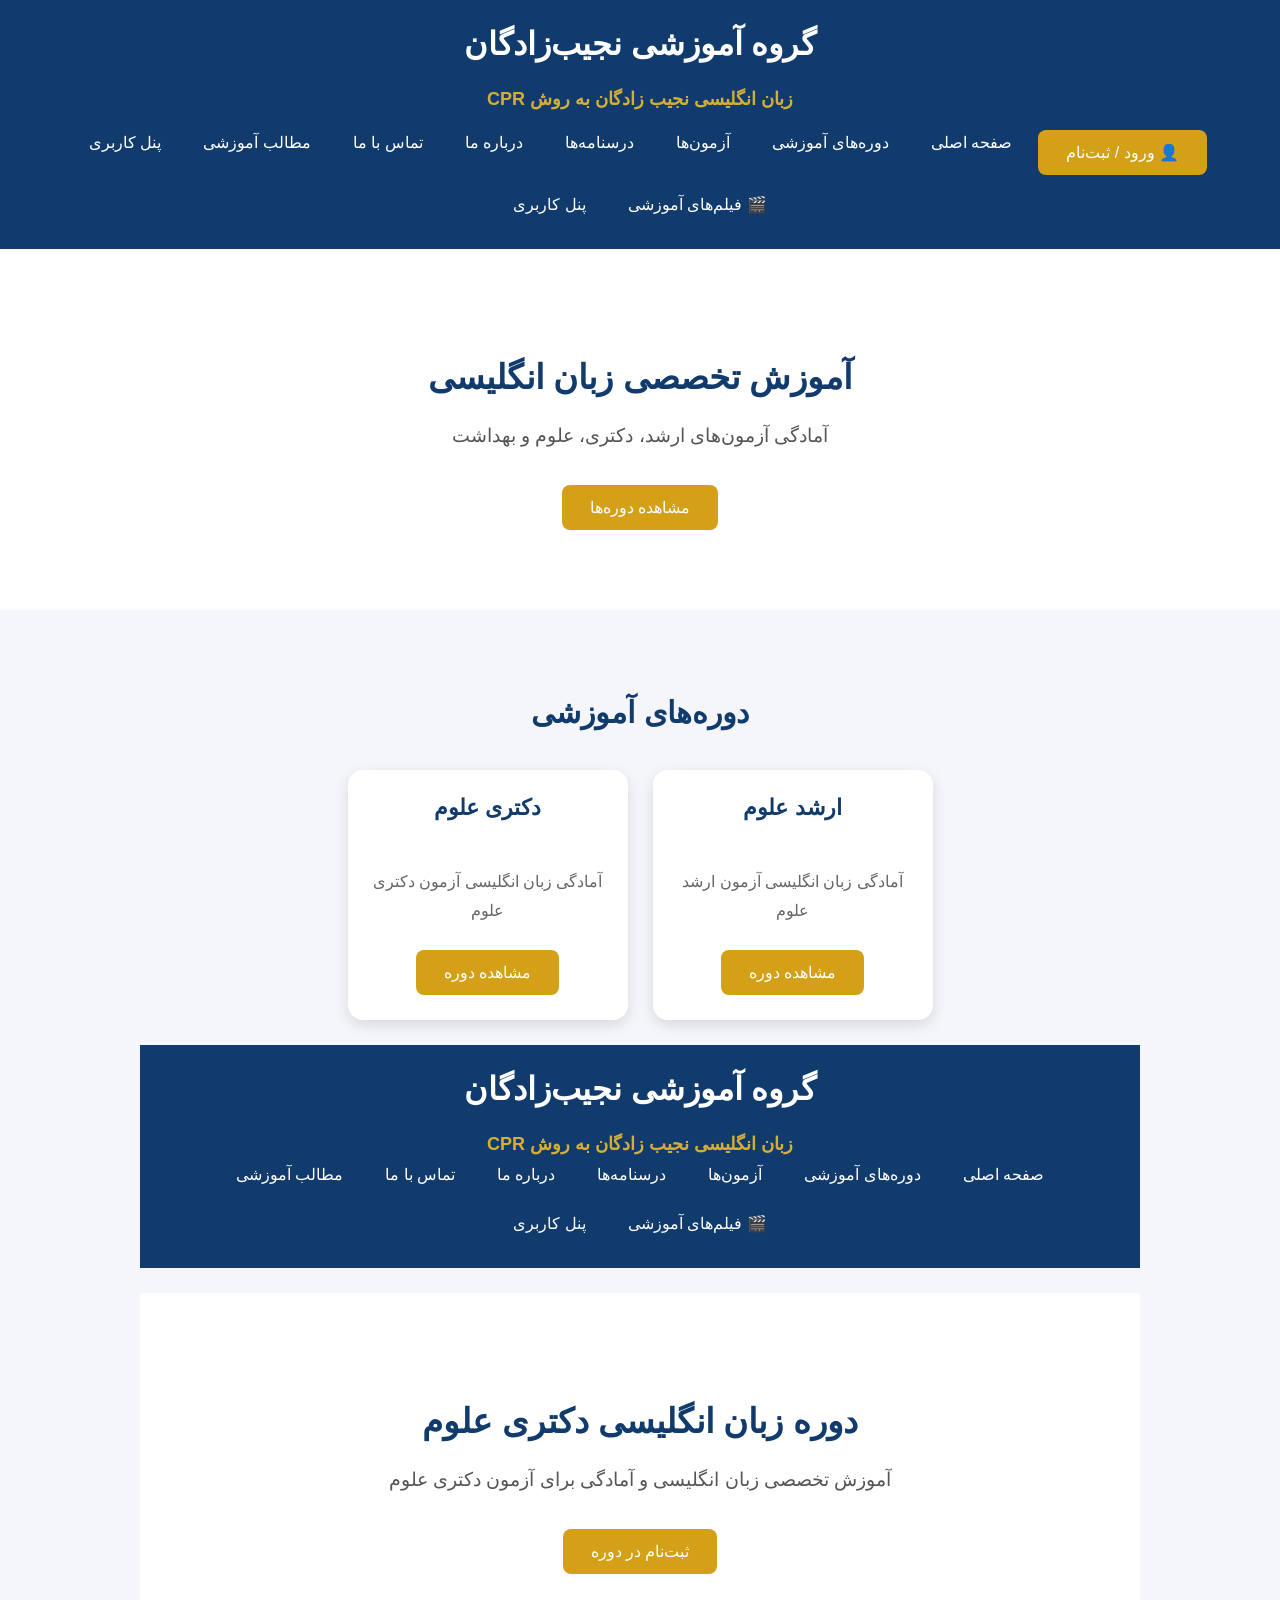
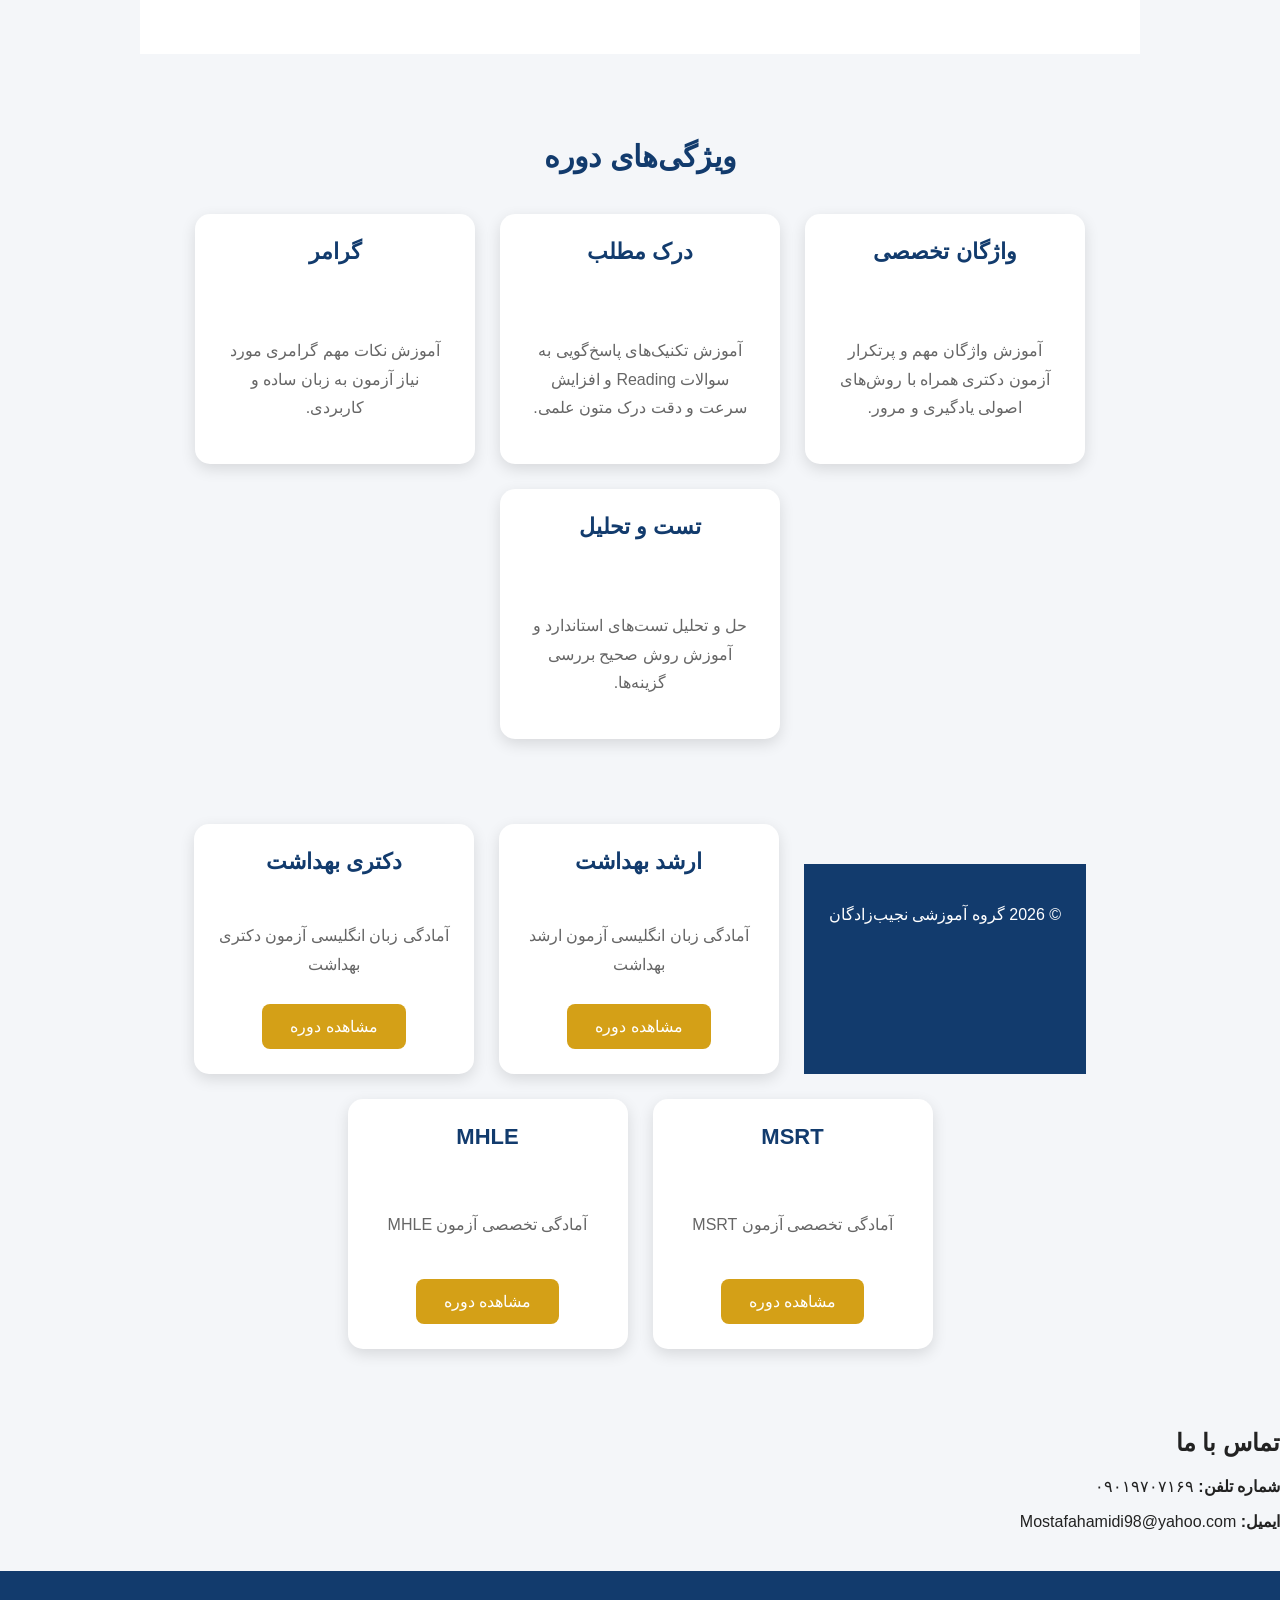
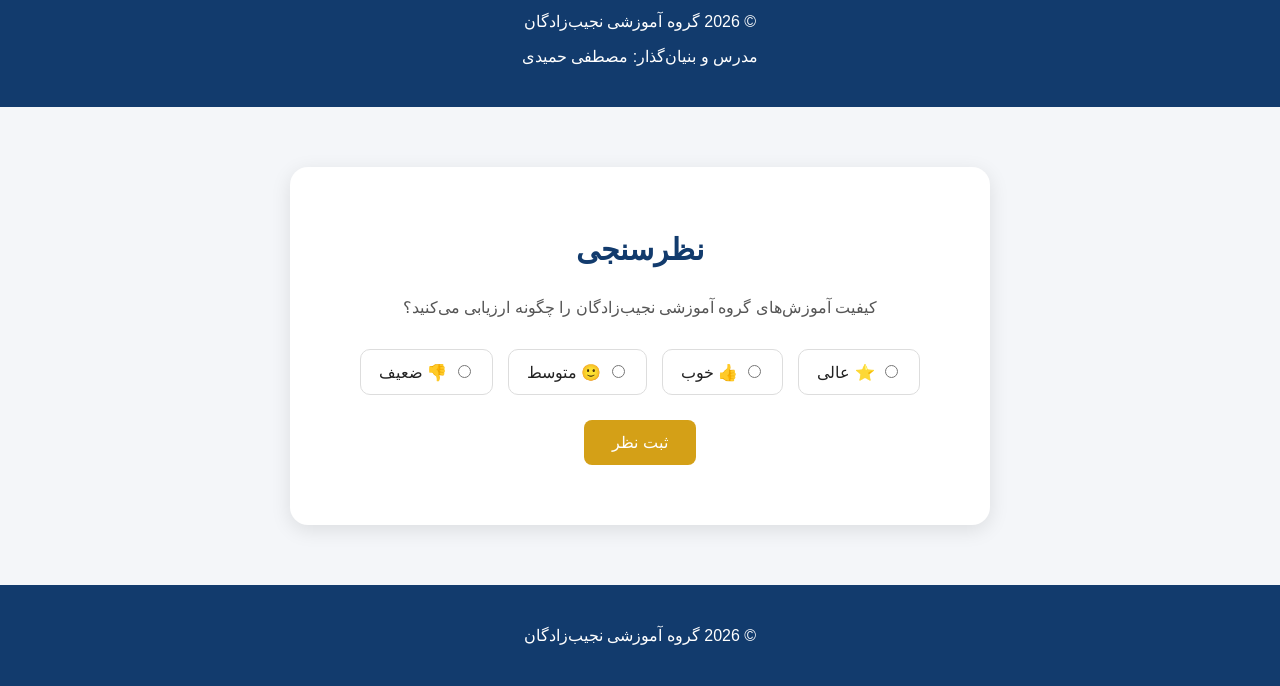
<file: index.html>
<!DOCTYPE html>
<html lang="fa" dir="rtl">

<head>
    <meta charset="UTF-8">
    <meta name="viewport" content="width=device-width, initial-scale=1.0">

    <title>گروه آموزشی نجیب‌زادگان</title>
<title>گروه آموزشی نجیب‌زادگان | آموزش زبان انگلیسی ارشد، دکتری، MSRT و MHLE</title>

<meta name="description" content="گروه آموزشی نجیب‌زادگان؛ آموزش تخصصی زبان انگلیسی برای آزمون‌های ارشد، دکتری، علوم و بهداشت، MSRT و MHLE همراه با درسنامه، واژگان، گرامر، Reading و تست‌های آزمونی.">

<meta name="keywords" content="گروه آموزشی نجیب زادگان, آموزش زبان انگلیسی, زبان ارشد, زبان دکتری, زبان علوم, زبان بهداشت, MSRT, MHLE, واژگان انگلیسی, گرامر انگلیسی, Reading">

<meta name="author" content="گروه آموزشی نجیب‌زادگان">

<meta name="robots" content="index, follow">

<link rel="canonical" href="https://nejibzadgan.ir/">

<link rel="stylesheet" href="style.css">
</head>
<div id="loginModal" class="login-modal">

    <div class="login-content">

        <span class="close-login" onclick="closeLogin()">×</span>

        <h2>ورود / ثبت‌نام</h2>

        <p>برای ورود به حساب کاربری خود اقدام کنید.</p>

        <button class="google-button" onclick="googleLogin()">
            ورود با Google
        </button>

        <div class="login-line">
            <span>یا</span>
        </div>

        <input type="email" id="userEmail" placeholder="ایمیل خود را وارد کنید">

        <input type="password" id="userPassword" placeholder="رمز عبور">

        <button onclick="normalLogin()">
            ورود به حساب
        </button>

        <p id="loginMessage"></p>

    </div>

</div>
<body>

    <header>
        <h1>گروه آموزشی نجیب‌زادگان</h1>
<div class="moving-text">
    زبان انگلیسی نجیب زادگان به روش CPR
</div>
        <nav>
            <div class="login-box">
    <button onclick="openLogin()">👤 ورود / ثبت‌نام</button>
</div>
            <a href="#">صفحه اصلی</a>
            <a href="#">دوره‌های آموزشی</a>
            <a href="#">آزمون‌ها</a>
            <a href="#">درسنامه‌ها</a>
            <a href="about.html">درباره ما</a>
           <a href="#contact">تماس با ما</a>
           <a href="lessons.html">مطالب آموزشی</a>
           <a href="profile.html">پنل کاربری</a>
           <a href="videos.html">🎬 فیلم‌های آموزشی</a>
           <a href="dashboard/dashboard.html">
    پنل کاربری
</a>
        </nav>
    </header>


    <main>

        <section class="hero">

            <h2>آموزش تخصصی زبان انگلیسی</h2>

            <p>
                آمادگی آزمون‌های ارشد، دکتری، علوم و بهداشت
            </p>

            <button>مشاهده دوره‌ها</button>

        </section>


        <section class="courses">

            <h2>دوره‌های آموزشی</h2>

            <div class="course-container">

             <div class="course">
    <h3>ارشد علوم</h3>

    <p>
        آمادگی زبان انگلیسی آزمون ارشد علوم
    </p>

    <a href="arshad-oloom.html">
        <button>مشاهده دوره</button>
    </a>
</div>

              <div class="course">
    <h3>دکتری علوم</h3>

    <p>
        آمادگی زبان انگلیسی آزمون دکتری علوم
    </p>

    <a href="doctoral-oloom.html">
        <button>مشاهده دوره</button>
    </a>
</div>

                

<header>

    <h1>گروه آموزشی نجیب‌زادگان</h1>
<div class="moving-text">
    زبان انگلیسی نجیب زادگان به روش CPR
</div>
    <nav>
        <a href="index.html">صفحه اصلی</a>
        <a href="#">دوره‌های آموزشی</a>
        <a href="#">آزمون‌ها</a>
        <a href="#">درسنامه‌ها</a>
        <a href="about.html">درباره ما</a>
        <a href="#contact">تماس با ما</a>
        <a href="lessons.html">مطالب آموزشی</a>
        <a href="videos.html">🎬 فیلم‌های آموزشی</a>
        <a href="dashboard/dashboard.html">
    پنل کاربری
</a>
    </nav>

</header>


<main>

    <section class="hero">

        <h2>دوره زبان انگلیسی دکتری علوم</h2>

        <p>
            آموزش تخصصی زبان انگلیسی و آمادگی برای آزمون دکتری علوم
        </p>

        <button>ثبت‌نام در دوره</button>

    </section>


    <section class="courses">

        <h2>ویژگی‌های دوره</h2>

        <div class="course-container">

            <div class="course">
                <h3>واژگان تخصصی</h3>
                <p>
                    آموزش واژگان مهم و پرتکرار آزمون دکتری همراه با روش‌های
                    اصولی یادگیری و مرور.
                </p>
            </div>


            <div class="course">
                <h3>درک مطلب</h3>
                <p>
                    آموزش تکنیک‌های پاسخ‌گویی به سوالات Reading و افزایش
                    سرعت و دقت درک متون علمی.
                </p>
            </div>


            <div class="course">
                <h3>گرامر</h3>
                <p>
                    آموزش نکات مهم گرامری مورد نیاز آزمون به زبان ساده
                    و کاربردی.
                </p>
            </div>


            <div class="course">
                <h3>تست و تحلیل</h3>
                <p>
                    حل و تحلیل تست‌های استاندارد و آموزش روش صحیح
                    بررسی گزینه‌ها.
                </p>
            </div>

        </div>

    </section>

</main>


<footer>

    <p>© 2026 گروه آموزشی نجیب‌زادگان</p>

</footer>


</body>
<div class="course">

    <h3>ارشد بهداشت</h3>

    <p>
        آمادگی زبان انگلیسی آزمون ارشد بهداشت
    </p>

    <a href="arshad-behdasht.html">
        <button>مشاهده دوره</button>
    </a>

</div>
</html>

              <div class="course">

    <h3>دکتری بهداشت</h3>

    <p>
        آمادگی زبان انگلیسی آزمون دکتری بهداشت
    </p>

    <a href="doctoral-behdasht.html">
        <button>مشاهده دوره</button>
    </a>

</div>

                <div class="course">

    <h3>MSRT</h3>

    <p>
        آمادگی تخصصی آزمون MSRT
    </p>

    <a href="msrt.html">
        <button>مشاهده دوره</button>
    </a>

</div>

               <div class="course">

    <h3>MHLE</h3>

    <p>
        آمادگی تخصصی آزمون MHLE
    </p>

    <a href="mhle.html">
        <button>مشاهده دوره</button>
    </a>

</div>

            </div>

        </section>
</section>

    <!-- تماس با ما -->
    <section class="contact-section" id="contact">
        <h2>تماس با ما</h2>

        <div class="contact-info">
            <p><strong>شماره تلفن:</strong> ۰۹۰۱۹۷۰۷۱۶۹</p>
            <p><strong>ایمیل:</strong> Mostafahamidi98@yahoo.com</p>
        </div>
    </section>

</main>

<footer>
    <p>© 2026 گروه آموزشی نجیب‌زادگان</p>
    <p>مدرس و بنیان‌گذار: مصطفی حمیدی</p>
</footer>

<script src="script.js"></script>
</body>
</html>
    </main>

<section class="survey">

    <h2>نظرسنجی</h2>

    <p>
        کیفیت آموزش‌های گروه آموزشی نجیب‌زادگان را چگونه ارزیابی می‌کنید؟
    </p>

    <div class="survey-options">

        <label>
            <input type="radio" name="survey" value="عالی">
            ⭐ عالی
        </label>

        <label>
            <input type="radio" name="survey" value="خوب">
            👍 خوب
        </label>

        <label>
            <input type="radio" name="survey" value="متوسط">
            🙂 متوسط
        </label>

        <label>
            <input type="radio" name="survey" value="ضعیف">
            👎 ضعیف
        </label>

    </div>

    <button onclick="submitSurvey()">
        ثبت نظر
    </button>

    <p id="surveyMessage"></p>

</section>
    <footer>
        <p>© 2026 گروه آموزشی نجیب‌زادگان</p>
    </footer>
    <script src="script.js"></script>

</body>

</html>
</file>
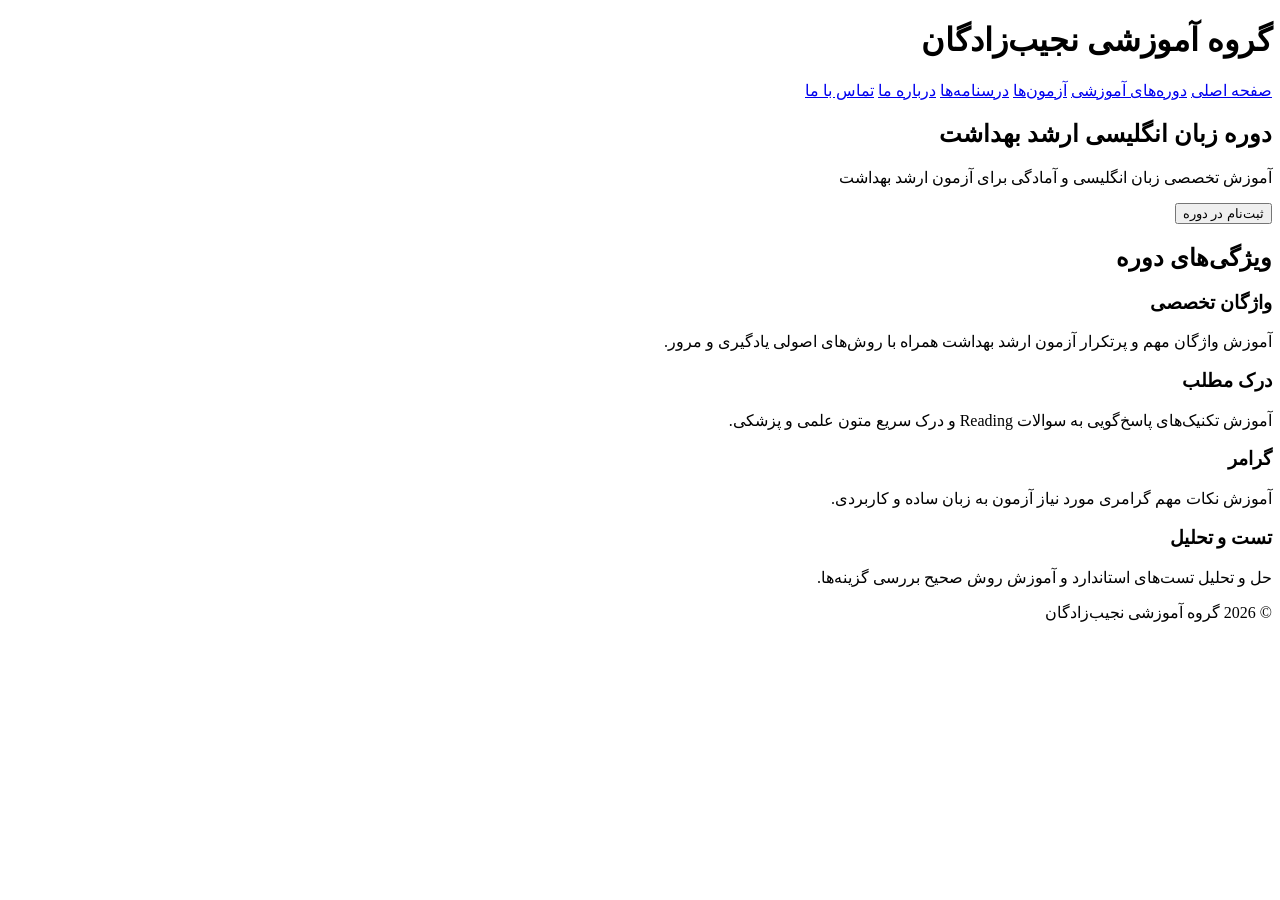
<file: arshad-behdasht.html>
<!DOCTYPE html>
<html lang="fa" dir="rtl">

<head>
    <meta charset="UTF-8">
    <meta name="viewport" content="width=device-width, initial-scale=1.0">

    <title>ارشد بهداشت | نجیب‌زادگان</title>

   <title>آموزش زبان انگلیسی ارشد بهداشت | گروه آموزشی نجیب‌زادگان</title>

<meta name="description" content="آموزش زبان انگلیسی ارشد بهداشت؛ واژگان تخصصی، گرامر، درک مطلب و تست و تحلیل آزمونی.">

<meta name="robots" content="index, follow">

<link rel="canonical" href="https://nejibzadgan.ir/arshad-behdasht.html">
</head>

<body>

<header>

    <h1>گروه آموزشی نجیب‌زادگان</h1>

    <nav>
        <a href="index.html">صفحه اصلی</a>
        <a href="#">دوره‌های آموزشی</a>
        <a href="#">آزمون‌ها</a>
        <a href="#">درسنامه‌ها</a>
        <a href="#">درباره ما</a>
        <a href="#">تماس با ما</a>
    </nav>

</header>


<main>

    <section class="hero">

        <h2>دوره زبان انگلیسی ارشد بهداشت</h2>

        <p>
            آموزش تخصصی زبان انگلیسی و آمادگی برای آزمون ارشد بهداشت
        </p>

        <button>ثبت‌نام در دوره</button>

    </section>


    <section class="courses">

        <h2>ویژگی‌های دوره</h2>

        <div class="course-container">

            <div class="course">
                <h3>واژگان تخصصی</h3>
                <p>
                    آموزش واژگان مهم و پرتکرار آزمون ارشد بهداشت
                    همراه با روش‌های اصولی یادگیری و مرور.
                </p>
            </div>


            <div class="course">
                <h3>درک مطلب</h3>
                <p>
                    آموزش تکنیک‌های پاسخ‌گویی به سوالات Reading
                    و درک سریع متون علمی و پزشکی.
                </p>
            </div>


            <div class="course">
                <h3>گرامر</h3>
                <p>
                    آموزش نکات مهم گرامری مورد نیاز آزمون
                    به زبان ساده و کاربردی.
                </p>
            </div>


            <div class="course">
                <h3>تست و تحلیل</h3>
                <p>
                    حل و تحلیل تست‌های استاندارد و آموزش
                    روش صحیح بررسی گزینه‌ها.
                </p>
            </div>

        </div>

    </section>

</main>


<footer>

    <p>© 2026 گروه آموزشی نجیب‌زادگان</p>

</footer>


</body>

</html>
</file>
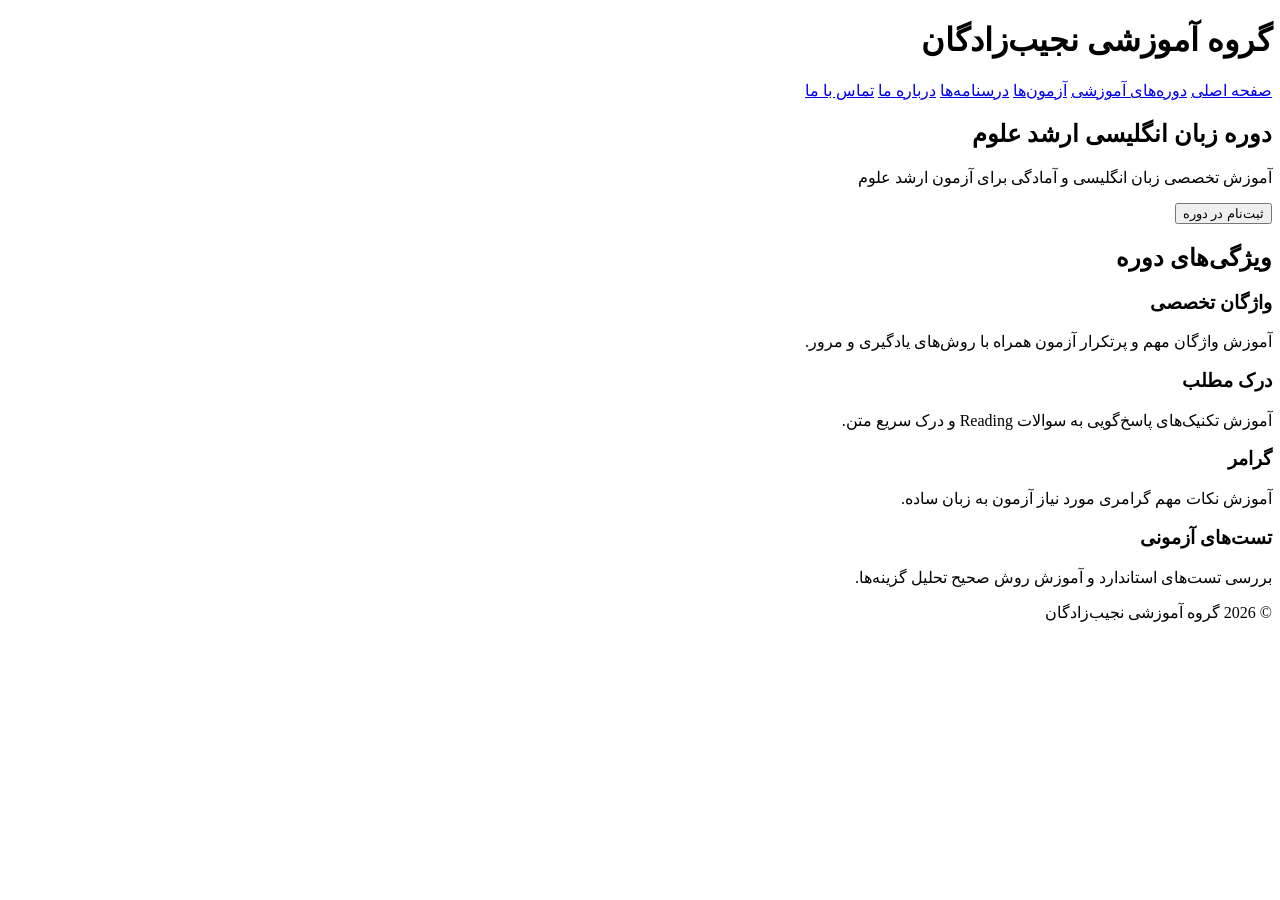
<file: arshad-oloom.html>
<!DOCTYPE html>
<html lang="fa" dir="rtl">

<head>
    <meta charset="UTF-8">
    <meta name="viewport" content="width=device-width, initial-scale=1.0">

    <title>ارشد علوم | نجیب‌زادگان</title>

    <title>آموزش زبان انگلیسی ارشد علوم | گروه آموزشی نجیب‌زادگان</title>

<meta name="description" content="آموزش زبان انگلیسی ارشد علوم در گروه آموزشی نجیب‌زادگان؛ واژگان تخصصی، گرامر، درک مطلب و تست‌های آزمونی.">

<meta name="robots" content="index, follow">

<link rel="canonical" href="https://nejibzadgan.ir/arshad-oloom.html">
</head>

<body>

<header>

    <h1>گروه آموزشی نجیب‌زادگان</h1>

    <nav>
        <a href="index.html">صفحه اصلی</a>
        <a href="#">دوره‌های آموزشی</a>
        <a href="#">آزمون‌ها</a>
        <a href="#">درسنامه‌ها</a>
        <a href="#">درباره ما</a>
        <a href="#">تماس با ما</a>
    </nav>

</header>


<main>

    <section class="hero">

        <h2>دوره زبان انگلیسی ارشد علوم</h2>

        <p>
            آموزش تخصصی زبان انگلیسی و آمادگی برای آزمون ارشد علوم
        </p>

        <button>ثبت‌نام در دوره</button>

    </section>


    <section class="courses">

        <h2>ویژگی‌های دوره</h2>

        <div class="course-container">

            <div class="course">
                <h3>واژگان تخصصی</h3>
                <p>
                    آموزش واژگان مهم و پرتکرار آزمون همراه با روش‌های یادگیری و مرور.
                </p>
            </div>

            <div class="course">
                <h3>درک مطلب</h3>
                <p>
                    آموزش تکنیک‌های پاسخ‌گویی به سوالات Reading و درک سریع متن.
                </p>
            </div>

            <div class="course">
                <h3>گرامر</h3>
                <p>
                    آموزش نکات مهم گرامری مورد نیاز آزمون به زبان ساده.
                </p>
            </div>

            <div class="course">
                <h3>تست‌های آزمونی</h3>
                <p>
                    بررسی تست‌های استاندارد و آموزش روش صحیح تحلیل گزینه‌ها.
                </p>
            </div>

        </div>

    </section>

</main>


<footer>

    <p>© 2026 گروه آموزشی نجیب‌زادگان</p>

</footer>


</body>

</html>
</file>
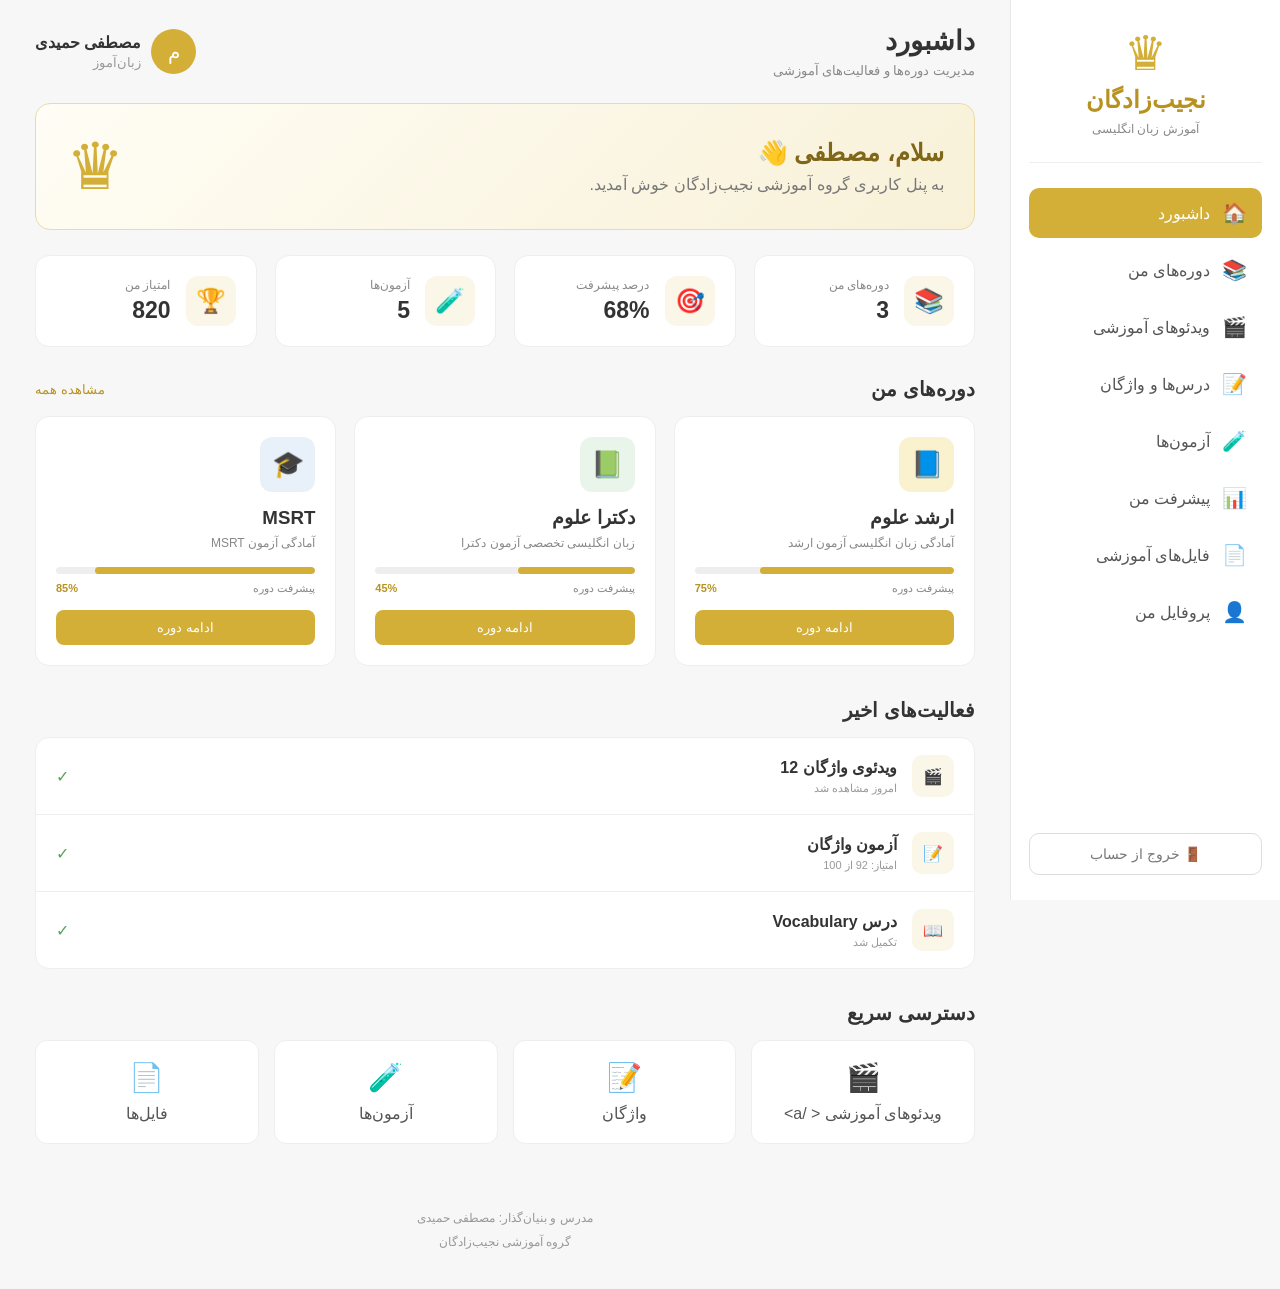
<file: dashboard.html>
<!DOCTYPE html> <html lang="fa" dir="rtl"> <head> <meta charset="UTF-8"> <meta name="viewport" content="width=device-width, initial-scale=1.0"> <title>پنل کاربری | Mayoenglish</title> <link rel="stylesheet" href="dashboard.css"> </head> <body> <div class="dashboard"> <!-- Sidebar --> <aside class="sidebar"> <div class="brand"> <div class="crown">♛</div> <h2>نجیب‌زادگان</h2> <span>آموزش زبان انگلیسی</span> </div> <nav> <a href="#" class="menu-item active"> <span>🏠</span> داشبورد </a> <a href="#" class="menu-item"> <span>📚</span> دوره‌های من </a> <a href="#" class="menu-item"> <span>🎬</span> ویدئوهای آموزشی </a> <a href="#" class="menu-item"> <span>📝</span> درس‌ها و واژگان </a> <a href="#" class="menu-item"> <span>🧪</span> آزمون‌ها </a> <a href="#" class="menu-item"> <span>📊</span> پیشرفت من </a> <a href="#" class="menu-item"> <span>📄</span> فایل‌های آموزشی </a> <a href="#" class="menu-item"> <span>👤</span> پروفایل من </a> </nav> <button class="logout" onclick="logout()"> 🚪 خروج از حساب </button> </aside> <!-- Main Content --> <main class="main"> <!-- Topbar --> <header class="topbar"> <button class="mobile-menu" onclick="toggleSidebar()"> ☰ </button> <div> <h1>داشبورد</h1> <p>مدیریت دوره‌ها و فعالیت‌های آموزشی</p> </div> <div class="user-box"> <div class="avatar">م</div> <div> <strong>مصطفی حمیدی</strong> <small>زبان‌آموز</small> </div> </div> </header> <!-- Welcome --> <section class="welcome"> <div> <h2>سلام، مصطفی 👋</h2> <p> به پنل کاربری گروه آموزشی نجیب‌زادگان خوش آمدید. </p> </div> <div class="welcome-crown"> ♛ </div> </section> <!-- Statistics --> <section class="statistics"> <div class="stat-card"> <div class="stat-icon">📚</div> <div> <span>دوره‌های من</span> <strong>3</strong> </div> </div> <div class="stat-card"> <div class="stat-icon">🎯</div> <div> <span>درصد پیشرفت</span> <strong>68%</strong> </div> </div> <div class="stat-card"> <div class="stat-icon">🧪</div> <div> <span>آزمون‌ها</span> <strong>5</strong> </div> </div> <div class="stat-card"> <div class="stat-icon">🏆</div> <div> <span>امتیاز من</span> <strong>820</strong> </div> </div> </section> <!-- Courses --> <section class="section"> <div class="section-title"> <h2>دوره‌های من</h2> <a href="#">مشاهده همه</a> </div> <div class="courses"> <div class="course-card"> <div class="course-icon">📘</div> <div class="course-info"> <h3>ارشد علوم</h3> <p>آمادگی زبان انگلیسی آزمون ارشد</p> <div class="progress"> <div style="width:75%"></div> </div> <div class="progress-text"> <span>پیشرفت دوره</span> <b>75%</b> </div> <button onclick="openCourse('ارشد علوم')"> ادامه دوره </button> </div> </div> <div class="course-card"> <div class="course-icon green">📗</div> <div class="course-info"> <h3>دکترا علوم</h3> <p>زبان انگلیسی تخصصی آزمون دکترا</p> <div class="progress"> <div style="width:45%"></div> </div> <div class="progress-text"> <span>پیشرفت دوره</span> <b>45%</b> </div> <button onclick="openCourse('دکترا علوم')"> ادامه دوره </button> </div> </div> <div class="course-card"> <div class="course-icon blue">🎓</div> <div class="course-info"> <h3>MSRT</h3> <p>آمادگی آزمون MSRT</p> <div class="progress"> <div style="width:85%"></div> </div> <div class="progress-text"> <span>پیشرفت دوره</span> <b>85%</b> </div> <button onclick="openCourse('MSRT')"> ادامه دوره </button> </div> </div> </div> </section> <!-- Recent Activities --> <section class="section"> <div class="section-title"> <h2>فعالیت‌های اخیر</h2> </div> <div class="activities"> <div class="activity"> <div class="activity-icon">🎬</div> <div> <strong>ویدئوی واژگان 12</strong> <p>امروز مشاهده شد</p> </div> <span>✓</span> </div> <div class="activity"> <div class="activity-icon">📝</div> <div> <strong>آزمون واژگان</strong> <p>امتیاز: 92 از 100</p> </div> <span>✓</span> </div> <div class="activity"> <div class="activity-icon">📖</div> <div> <strong>درس Vocabulary</strong> <p>تکمیل شد</p> </div> <span>✓</span> </div> </div> </section> <!-- Quick Access --> <section class="section"> <div class="section-title"> <h2>دسترسی سریع</h2> </div> <div class="quick-access"> <a href="#"> <span>🎬</span> ویدئوهای آموزشی <

/a> <a href="#"> <span>📝</span> واژگان </a> <a href="#"> <span>🧪</span> آزمون‌ها </a> <a href="#"> <span>📄</span> فایل‌ها </a> </div> </section> <footer> مدرس و بنیان‌گذار: مصطفی حمیدی <br> گروه آموزشی نجیب‌زادگان </footer> </main> </div> <script src="dashboard.js"></script> </body> </html>
<link rel="stylesheet" href="dashboard.css">
<script src="dashboard.js"></script>
</file>
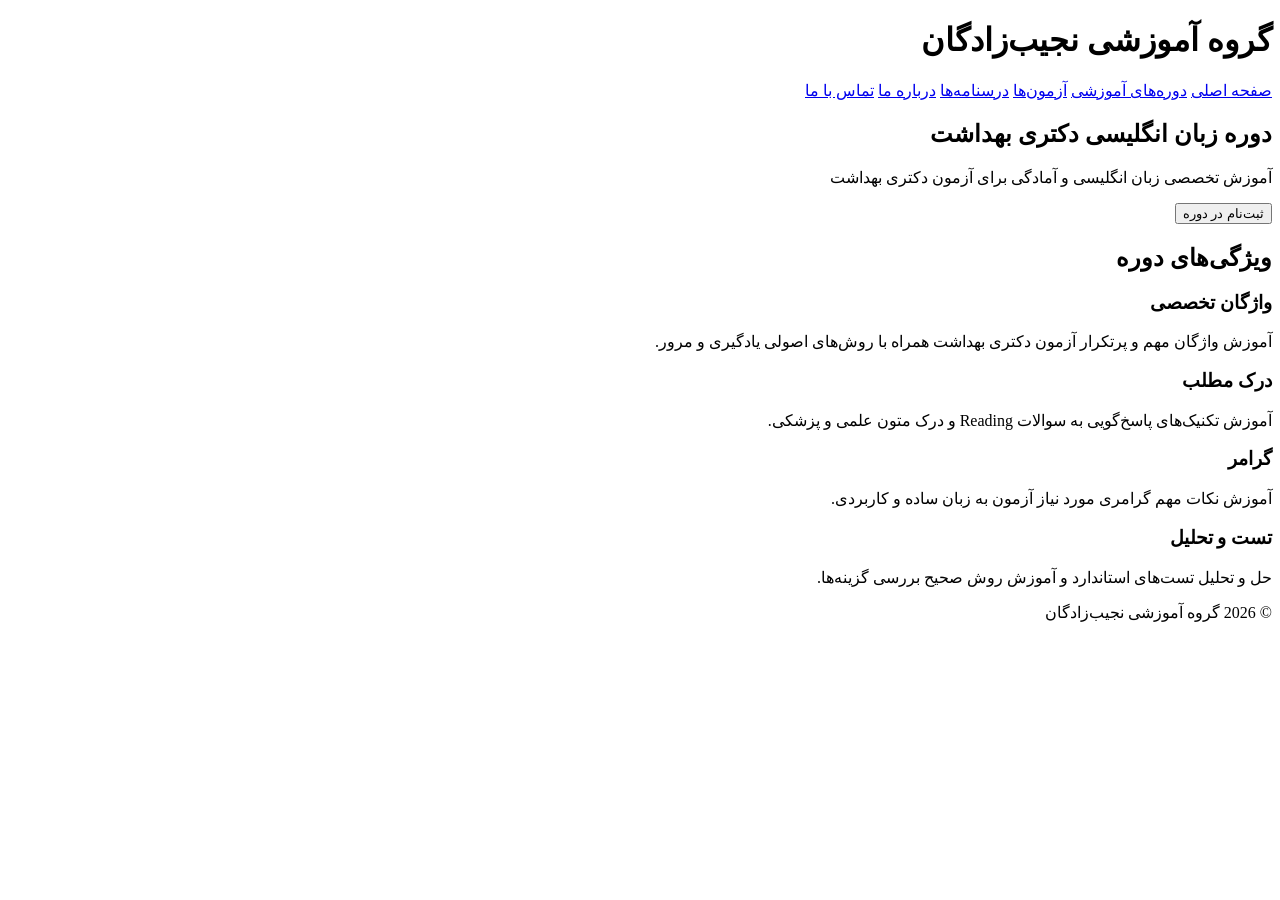
<file: doctoral-behdasht.html>
<!DOCTYPE html>
<html lang="fa" dir="rtl">

<head>
    <meta charset="UTF-8">
    <meta name="viewport" content="width=device-width, initial-scale=1.0">

    <title>دکتری بهداشت | نجیب‌زادگان</title>

    <title>آموزش زبان انگلیسی دکتری بهداشت | گروه آموزشی نجیب‌زادگان</title>

<meta name="description" content="آموزش زبان انگلیسی دکتری بهداشت؛ واژگان تخصصی، گرامر، Reading و تحلیل تست‌های آزمونی.">

<meta name="robots" content="index, follow">

<link rel="canonical" href="https://nejibzadgan.ir/doctoral-behdasht.html">
</head>

<body>

<header>

    <h1>گروه آموزشی نجیب‌زادگان</h1>

    <nav>
        <a href="index.html">صفحه اصلی</a>
        <a href="#">دوره‌های آموزشی</a>
        <a href="#">آزمون‌ها</a>
        <a href="#">درسنامه‌ها</a>
        <a href="#">درباره ما</a>
        <a href="#">تماس با ما</a>
    </nav>

</header>


<main>

    <section class="hero">

        <h2>دوره زبان انگلیسی دکتری بهداشت</h2>

        <p>
            آموزش تخصصی زبان انگلیسی و آمادگی برای آزمون دکتری بهداشت
        </p>

        <button>ثبت‌نام در دوره</button>

    </section>


    <section class="courses">

        <h2>ویژگی‌های دوره</h2>

        <div class="course-container">

            <div class="course">
                <h3>واژگان تخصصی</h3>
                <p>
                    آموزش واژگان مهم و پرتکرار آزمون دکتری بهداشت
                    همراه با روش‌های اصولی یادگیری و مرور.
                </p>
            </div>


            <div class="course">
                <h3>درک مطلب</h3>
                <p>
                    آموزش تکنیک‌های پاسخ‌گویی به سوالات Reading
                    و درک متون علمی و پزشکی.
                </p>
            </div>


            <div class="course">
                <h3>گرامر</h3>
                <p>
                    آموزش نکات مهم گرامری مورد نیاز آزمون
                    به زبان ساده و کاربردی.
                </p>
            </div>


            <div class="course">
                <h3>تست و تحلیل</h3>
                <p>
                    حل و تحلیل تست‌های استاندارد و آموزش
                    روش صحیح بررسی گزینه‌ها.
                </p>
            </div>

        </div>

    </section>

</main>


<footer>

    <p>© 2026 گروه آموزشی نجیب‌زادگان</p>

</footer>

</body>

</html>
</file>
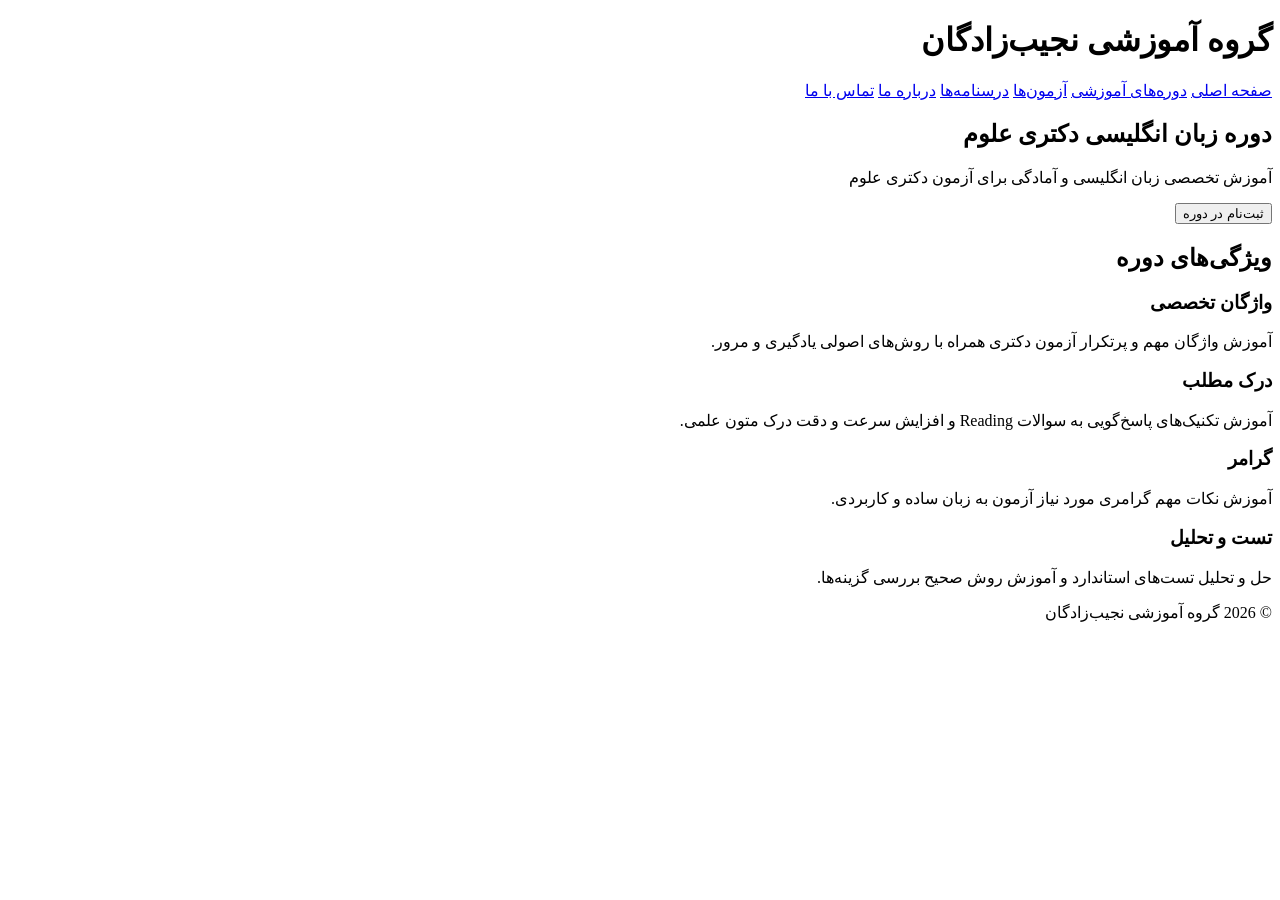
<file: doctoral-oloom.html>
<!DOCTYPE html>
<html lang="fa" dir="rtl">

<head>
    <meta charset="UTF-8">
    <meta name="viewport" content="width=device-width, initial-scale=1.0">

    <title>دکتری علوم | نجیب‌زادگان</title>

    <title>آموزش زبان انگلیسی دکتری علوم | گروه آموزشی نجیب‌زادگان</title>

<meta name="description" content="آموزش زبان انگلیسی دکتری علوم؛ واژگان تخصصی، گرامر، Reading و تحلیل تست‌های آزمونی در گروه آموزشی نجیب‌زادگان.">

<meta name="robots" content="index, follow">

<link rel="canonical" href="https://nejibzadgan.ir/doctoral-oloom.html">
</head>

<body>

<header>

    <h1>گروه آموزشی نجیب‌زادگان</h1>

    <nav>
        <a href="index.html">صفحه اصلی</a>
        <a href="#">دوره‌های آموزشی</a>
        <a href="#">آزمون‌ها</a>
        <a href="#">درسنامه‌ها</a>
        <a href="#">درباره ما</a>
        <a href="#">تماس با ما</a>
    </nav>

</header>


<main>

    <section class="hero">

        <h2>دوره زبان انگلیسی دکتری علوم</h2>

        <p>
            آموزش تخصصی زبان انگلیسی و آمادگی برای آزمون دکتری علوم
        </p>

        <button>ثبت‌نام در دوره</button>

    </section>


    <section class="courses">

        <h2>ویژگی‌های دوره</h2>

        <div class="course-container">

            <div class="course">
                <h3>واژگان تخصصی</h3>
                <p>
                    آموزش واژگان مهم و پرتکرار آزمون دکتری همراه با روش‌های
                    اصولی یادگیری و مرور.
                </p>
            </div>


            <div class="course">
                <h3>درک مطلب</h3>
                <p>
                    آموزش تکنیک‌های پاسخ‌گویی به سوالات Reading و افزایش
                    سرعت و دقت درک متون علمی.
                </p>
            </div>


            <div class="course">
                <h3>گرامر</h3>
                <p>
                    آموزش نکات مهم گرامری مورد نیاز آزمون به زبان ساده
                    و کاربردی.
                </p>
            </div>


            <div class="course">
                <h3>تست و تحلیل</h3>
                <p>
                    حل و تحلیل تست‌های استاندارد و آموزش روش صحیح
                    بررسی گزینه‌ها.
                </p>
            </div>

        </div>

    </section>

</main>


<footer>

    <p>© 2026 گروه آموزشی نجیب‌زادگان</p>

</footer>


</body>

</html>
</file>
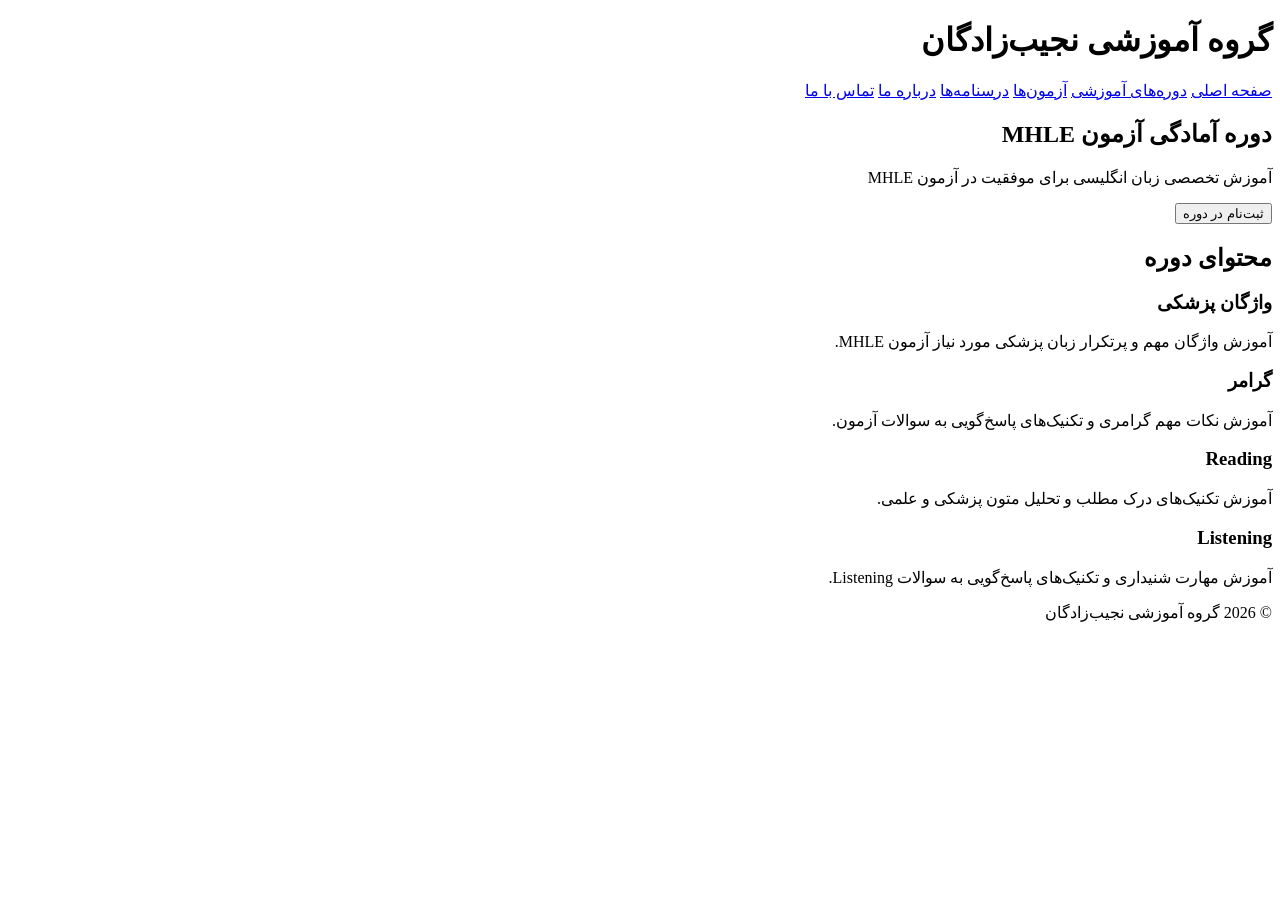
<file: mhle.html>
<!DOCTYPE html>
<html lang="fa" dir="rtl">

<head>
    <meta charset="UTF-8">
    <meta name="viewport" content="width=device-width, initial-scale=1.0">

    <title>MHLE | نجیب‌زادگان</title>

   <title>آمادگی آزمون MHLE | زبان انگلیسی پزشکی | نجیب‌زادگان</title>

<meta name="description" content="آمادگی آزمون MHLE با آموزش واژگان پزشکی، گرامر، Reading و Listening در گروه آموزشی نجیب‌زادگان.">

<meta name="robots" content="index, follow">

<link rel="canonical" href="https://nejibzadgan.ir/mhle.html">
</head>

<body>

<header>

    <h1>گروه آموزشی نجیب‌زادگان</h1>

    <nav>
        <a href="index.html">صفحه اصلی</a>
        <a href="#">دوره‌های آموزشی</a>
        <a href="#">آزمون‌ها</a>
        <a href="#">درسنامه‌ها</a>
        <a href="#">درباره ما</a>
        <a href="#">تماس با ما</a>
    </nav>

</header>


<main>

    <section class="hero">

        <h2>دوره آمادگی آزمون MHLE</h2>

        <p>
            آموزش تخصصی زبان انگلیسی برای موفقیت در آزمون MHLE
        </p>

        <button>ثبت‌نام در دوره</button>

    </section>


    <section class="courses">

        <h2>محتوای دوره</h2>

        <div class="course-container">

            <div class="course">
                <h3>واژگان پزشکی</h3>
                <p>
                    آموزش واژگان مهم و پرتکرار زبان پزشکی
                    مورد نیاز آزمون MHLE.
                </p>
            </div>


            <div class="course">
                <h3>گرامر</h3>
                <p>
                    آموزش نکات مهم گرامری و تکنیک‌های
                    پاسخ‌گویی به سوالات آزمون.
                </p>
            </div>


            <div class="course">
                <h3>Reading</h3>
                <p>
                    آموزش تکنیک‌های درک مطلب و تحلیل
                    متون پزشکی و علمی.
                </p>
            </div>


            <div class="course">
                <h3>Listening</h3>
                <p>
                    آموزش مهارت شنیداری و تکنیک‌های
                    پاسخ‌گویی به سوالات Listening.
                </p>
            </div>

        </div>

    </section>

</main>


<footer>

    <p>© 2026 گروه آموزشی نجیب‌زادگان</p>

</footer>

</body>

</html>
</file>
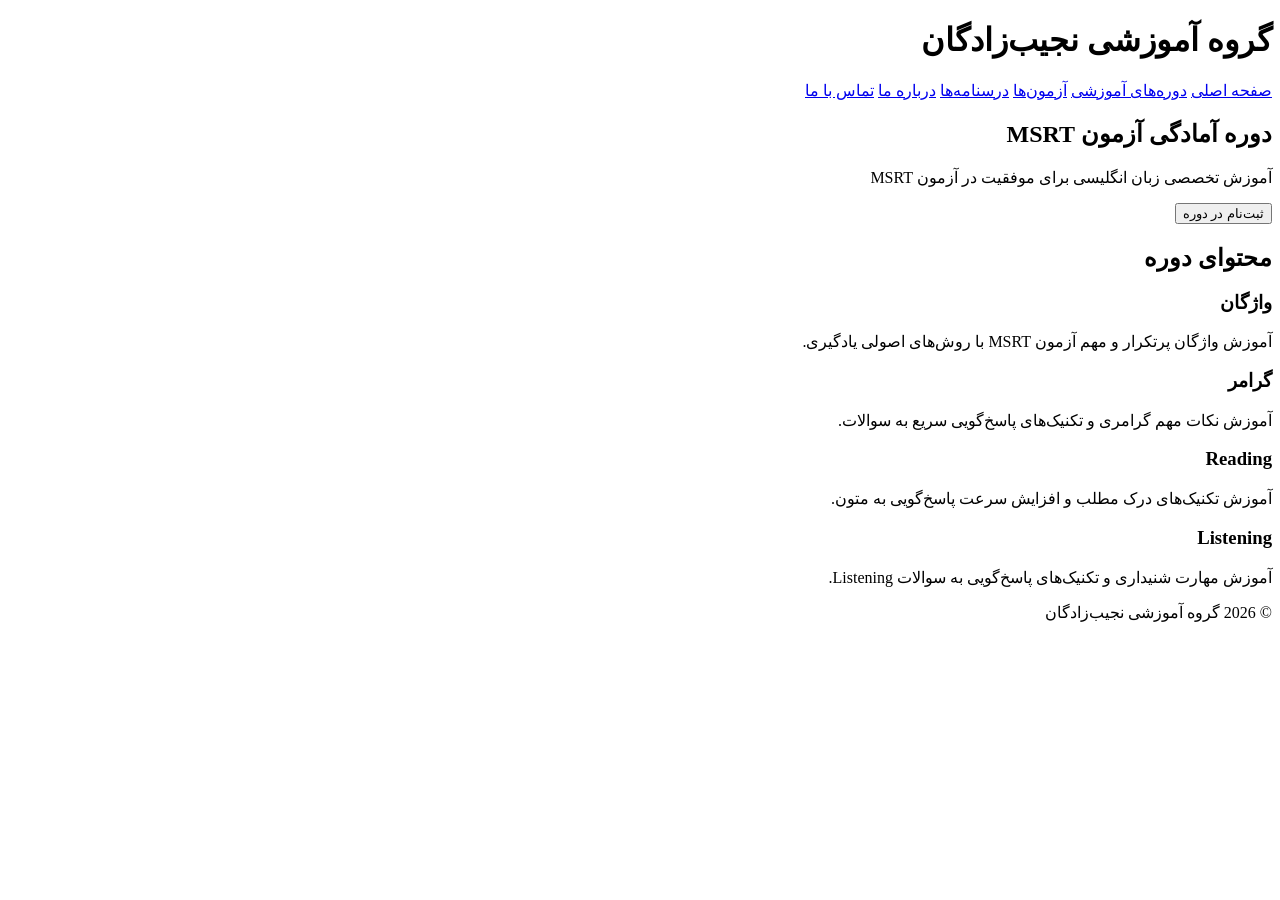
<file: msrt.html>
<!DOCTYPE html>
<html lang="fa" dir="rtl">

<head>
    <meta charset="UTF-8">
    <meta name="viewport" content="width=device-width, initial-scale=1.0">

    <title>MSRT | نجیب‌زادگان</title>

    <title>آمادگی آزمون MSRT | آموزش زبان انگلیسی | نجیب‌زادگان</title>

<meta name="description" content="آمادگی آزمون MSRT با آموزش واژگان، گرامر، Reading و Listening در گروه آموزشی نجیب‌زادگان.">

<meta name="robots" content="index, follow">

<link rel="canonical" href="https://nejibzadgan.ir/msrt.html">
</head>

<body>

<header>

    <h1>گروه آموزشی نجیب‌زادگان</h1>

    <nav>
        <a href="index.html">صفحه اصلی</a>
        <a href="#">دوره‌های آموزشی</a>
        <a href="#">آزمون‌ها</a>
        <a href="#">درسنامه‌ها</a>
        <a href="#">درباره ما</a>
        <a href="#">تماس با ما</a>
    </nav>

</header>


<main>

    <section class="hero">

        <h2>دوره آمادگی آزمون MSRT</h2>

        <p>
            آموزش تخصصی زبان انگلیسی برای موفقیت در آزمون MSRT
        </p>

        <button>ثبت‌نام در دوره</button>

    </section>


    <section class="courses">

        <h2>محتوای دوره</h2>

        <div class="course-container">

            <div class="course">
                <h3>واژگان</h3>
                <p>
                    آموزش واژگان پرتکرار و مهم آزمون MSRT
                    با روش‌های اصولی یادگیری.
                </p>
            </div>


            <div class="course">
                <h3>گرامر</h3>
                <p>
                    آموزش نکات مهم گرامری و تکنیک‌های
                    پاسخ‌گویی سریع به سوالات.
                </p>
            </div>


            <div class="course">
                <h3>Reading</h3>
                <p>
                    آموزش تکنیک‌های درک مطلب و افزایش
                    سرعت پاسخ‌گویی به متون.
                </p>
            </div>


            <div class="course">
                <h3>Listening</h3>
                <p>
                    آموزش مهارت شنیداری و تکنیک‌های
                    پاسخ‌گویی به سوالات Listening.
                </p>
            </div>

        </div>

    </section>

</main>


<footer>

    <p>© 2026 گروه آموزشی نجیب‌زادگان</p>

</footer>

</body>

</html>
</file>
<file: style.css>
* {
    box-sizing: border-box;
}

body {
    margin: 0;
    font-family: Tahoma, Arial, sans-serif;
    background-color: #f4f6f9;
    color: #222;
}


/* =========================
   Header
========================= */

header {
    background-color: #123b6d;
    color: white;
    padding: 25px 20px;
    text-align: center;
}

header h1 {
    margin: 0 0 25px 0;
    font-size: 32px;
}


/* =========================
   Navigation
========================= */

nav {
    display: flex;
    justify-content: center;
    align-items: center;
    flex-wrap: wrap;
    gap: 10px;
}

nav a {
    color: white;
    text-decoration: none;
    padding: 10px 16px;
    border-radius: 6px;
    transition: 0.3s;
}

nav a:hover {
    background-color: #d4a017;
}


/* =========================
   Hero
========================= */

.hero {
    background-color: white;
    text-align: center;
    padding: 80px 20px;
}

.hero h2 {
    color: #123b6d;
    font-size: 34px;
    margin-bottom: 20px;
}

.hero p {
    color: #555;
    font-size: 19px;
    margin-bottom: 30px;
    line-height: 2;
}


/* =========================
   Buttons
========================= */

button {
    background-color: #d4a017;
    color: white;
    border: none;
    padding: 13px 28px;
    border-radius: 8px;
    font-size: 16px;
    cursor: pointer;
    transition: 0.3s;
}

button:hover {
    background-color: #b88900;
}


/* =========================
   Courses
========================= */

.courses {
    padding: 60px 20px;
    text-align: center;
}

.courses > h2 {
    color: #123b6d;
    font-size: 30px;
    margin-bottom: 40px;
}


/* کارت‌ها */

.course-container {
    display: flex;
    justify-content: center;
    align-items: stretch;
    flex-wrap: wrap;
    gap: 25px;
    max-width: 1000px;
    margin: 0 auto;
}


/* هر دوره */

.course {
    width: 280px;
    min-height: 250px;
    background-color: white;
    padding: 25px;
    border-radius: 15px;

    box-shadow: 0 5px 15px rgba(0, 0, 0, 0.12);

    display: flex;
    flex-direction: column;
    justify-content: space-between;

    transition: 0.3s;
}

.course:hover {
    transform: translateY(-8px);
    box-shadow: 0 10px 25px rgba(0, 0, 0, 0.18);
}

.course h3 {
    color: #123b6d;
    font-size: 22px;
    margin-top: 0;
}

.course p {
    color: #666;
    line-height: 1.8;
}


/* =========================
   Footer
========================= */

footer {
    background-color: #123b6d;
    color: white;
    text-align: center;
    padding: 25px;
    margin-top: 40px;
}


/* =========================
   Mobile
========================= */

@media (max-width: 600px) {

    header h1 {
        font-size: 26px;
    }

    nav {
        flex-direction: column;
    }

    nav a {
        width: 100%;
    }

    .hero h2 {
        font-size: 27px;
    }

    .course {
        width: 100%;
        max-width: 350px;
    }

}
.moving-text {
    color: #d4af37;
    font-size: 18px;
    font-weight: bold;
    text-align: center;
    white-space: nowrap;
    overflow: hidden;
    animation: moveText 8s linear infinite;
}

@keyframes moveText {
    0% {
        transform: translateX(100%);
    }

    100% {
        transform: translateX(-100%);
    }
}
/* =========================
   Login
========================= */

.login-box {
    margin-top: 20px;
}

.login-modal {
    display: none;
    position: fixed;
    z-index: 1000;
    inset: 0;
    background-color: rgba(0, 0, 0, 0.6);

    justify-content: center;
    align-items: center;
}

.login-content {
    position: relative;
    width: 90%;
    max-width: 420px;

    background-color: white;
    padding: 35px;
    border-radius: 18px;

    text-align: center;

    box-shadow: 0 10px 35px rgba(0, 0, 0, 0.25);
}

.login-content h2 {
    color: #123b6d;
    margin-bottom: 10px;
}

.login-content p {
    color: #666;
    line-height: 1.8;
}

.close-login {
    position: absolute;
    left: 20px;
    top: 10px;

    font-size: 32px;
    color: #777;

    cursor: pointer;
}

.close-login:hover {
    color: #123b6d;
}

.login-content input {
    width: 100%;
    padding: 13px;

    margin: 8px 0;

    border: 1px solid #ddd;
    border-radius: 8px;

    font-family: Tahoma;
    font-size: 15px;
}

.login-content button {
    width: 100%;
    margin-top: 12px;
}

.google-button {
    background-color: white;
    color: #333;

    border: 1px solid #ccc;
}

.google-button:hover {
    background-color: #f5f5f5;
}

.login-line {
    margin: 20px 0;
    color: #999;
}

#loginMessage {
    margin-top: 15px;
    color: #123b6d;
    font-weight: bold;
}
/* =========================
   Survey
========================= */

.survey {
    max-width: 700px;
    margin: 60px auto;
    padding: 40px 25px;

    background-color: white;
    border-radius: 18px;

    text-align: center;

    box-shadow: 0 5px 20px rgba(0, 0, 0, 0.10);
}

.survey h2 {
    color: #123b6d;
    font-size: 30px;
}

.survey p {
    color: #555;
    line-height: 2;
}

.survey-options {
    display: flex;
    justify-content: center;
    flex-wrap: wrap;
    gap: 15px;

    margin: 25px 0;
}

.survey-options label {
    padding: 12px 18px;

    border: 1px solid #ddd;
    border-radius: 10px;

    cursor: pointer;

    transition: 0.3s;
}

.survey-options label:hover {
    border-color: #d4a017;
    background-color: #fffaf0;
}

.survey-options input {
    margin-left: 6px;
}

#surveyMessage {
    color: #123b6d;
    font-weight: bold;
    margin-top: 20px;
}
</file>
<file: dashboard.css>
* { box-sizing: border-box; margin: 0; padding: 0; } body { font-family: Tahoma, Arial, sans-serif; background: #f7f7f7; color: #333; } .dashboard { display: flex; min-height: 100vh; } /* Sidebar */ .sidebar { width: 270px; background: #ffffff; border-left: 1px solid #e8e8e8; padding: 25px 18px; position: fixed; right: 0; top: 0; bottom: 0; z-index: 100; } .brand { text-align: center; padding-bottom: 25px; border-bottom: 1px solid #eeeeee; } .crown { font-size: 48px; color: #d4af37; } .brand h2 { color: #b89220; margin: 5px 0; } .brand span { color: #888; font-size: 12px; } /* Menu */ nav { margin-top: 25px; } .menu-item { display: flex; align-items: center; gap: 12px; padding: 13px 15px; margin-bottom: 7px; border-radius: 10px; color: #555; text-decoration: none; transition: 0.3s; } .menu-item span { font-size: 20px; } .menu-item:hover { background: #faf6e8; color: #b89220; } .menu-item.active { background: #d4af37; color: white; } /* Logout */ .logout { position: absolute; bottom: 25px; right: 18px; left: 18px; padding: 12px; border: 1px solid #ddd; background: white; border-radius: 10px; cursor: pointer; color: #777; font-size: 14px; } .logout:hover { background: #faf6e8; color: #b89220; } /* Main */ .main { width: calc(100% - 270px); margin-right: 270px; padding: 25px 35px; } /* Topbar */ .topbar { display: flex; justify-content: space-between; align-items: center; margin-bottom: 25px; } .topbar h1 { color: #333; font-size: 27px; } .topbar p { color: #888; margin-top: 6px; font-size: 13px; } .user-box { display: flex; align-items: center; gap: 10px; } .user-box small { display: block; color: #999; margin-top: 3px; } .avatar { width: 45px; height: 45px; border-radius: 50%; background: #d4af37; color: white; display: flex; justify-content: center; align-items: center; font-size: 20px; } /* Welcome */ .welcome { background: linear-gradient(135deg, #fffdf5, #f8f1d8); border: 1px solid #eadba8; border-radius: 15px; padding: 25px 30px; display: flex; justify-content: space-between; align-items: center; margin-bottom: 25px; } .welcome h2 { color: #806619; margin-bottom: 8px; } .welcome p { color: #777; } .welcome-crown { font-size: 65px; color: #d4af37; } /* Statistics */ .statistics { display: grid; grid-template-columns: repeat(4, 1fr); gap: 18px; margin-bottom: 30px; } .stat-card { background: white; border-radius: 14px; padding: 20px; display: flex; align-items: center; gap: 15px; border: 1px solid #eeeeee; } .stat-icon { width: 50px; height: 50px; background: #faf6e8; border-radius: 12px; display: flex; align-items: center; justify-content: center; font-size: 24px; } .stat-card span { display: block; color: #888; font-size: 12px; margin-bottom: 5px; } .stat-card strong { font-size: 23px; color: #333; } /* Sections */ .section { margin-bottom: 32px; } .section-title { display: flex; justify-content: space-between; align-items: center; margin-bottom: 15px; } .section-title h2 { font-size: 20px; } .section-title a { color: #b89220; text-decoration: none; font-size: 13px; } /* Courses */ .courses { display: grid; grid-template-columns: repeat(3, 1fr); gap: 18px; } .course-card { background: white; border: 1px solid #eeeeee; border-radius: 14px; padding: 20px; } .course-icon { width: 55px; height: 55px; border-radius: 12px; background: #faf1cf; display: flex; justify-content: center; align-items: center; font-size: 26px; margin-bottom: 15px; } .course-icon.green { background: #e9f5ea; } .course-icon.blue { background: #e8f1fa; } .course-info h3 { margin-bottom: 7px; } .course-info p { font-size: 12px; color: #888; margin-bottom: 17px; } .progress { width: 100%; height: 7px; background: #eeeeee; border-radius: 10px; overflow: hidden; } .progress div { height: 100%; background: #d4af37; border-radius: 10px; } .progress-text { display: flex; justify-content: space-between; font-size: 11px; color: #888; margin: 8px 0 15px; } .progress-text b { color: #b89220; } .course-info button { width: 100%; border: none; background: #d4af37; color: white; padding: 10px; border-radius: 8px; cursor: pointer; } .course-info button:hover { bac

kground: #b89220; } /* Activities */ .activities { background: white; border-radius: 14px; border: 1px solid #eeeeee; } .activity { display: flex; align-items: center; gap: 15px; padding: 17px 20px; border-bottom: 1px solid #eeeeee; } .activity:last-child { border-bottom: none; } .activity-icon { width: 42px; height: 42px; border-radius: 10px; background: #faf6e8; display: flex; align-items: center; justify-content: center; } .activity p { color: #999; font-size: 11px; margin-top: 5px; } .activity > span { margin-right: auto; color: #54a35c; } /* Quick Access */ .quick-access { display: grid; grid-template-columns: repeat(4, 1fr); gap: 15px; } .quick-access a { background: white; border: 1px solid #eeeeee; padding: 20px; border-radius: 12px; text-decoration: none; color: #555; text-align: center; transition: 0.3s; } .quick-access a span { display: block; font-size: 28px; margin-bottom: 10px; } .quick-access a:hover { border-color: #d4af37; transform: translateY(-3px); } /* Footer */ footer { text-align: center; color: #999; font-size: 12px; padding: 30px 0 10px; line-height: 2; } /* Mobile */ .mobile-menu { display: none; border: none; background: white; font-size: 25px; cursor: pointer; } /* Responsive */ @media (max-width: 1000px) { .statistics { grid-template-columns: repeat(2, 1fr); } .courses { grid-template-columns: 1fr; } .quick-access { grid-template-columns: repeat(2, 1fr); } } @media (max-width: 700px) { .sidebar { transform: translateX(100%); transition: 0.3s; } .sidebar.show { transform: translateX(0); } .main { width: 100%; margin-right: 0; padding: 18px; } .mobile-menu { display: block; } .topbar { gap: 15px; } .topbar h1 { font-size: 22px; } .user-box strong, .user-box small { display: none; } .welcome { padding: 20px; } .welcome-crown { font-size: 45px; } .statistics { grid-template-columns: 1fr 1fr; gap: 10px; } .stat-card { padding: 14px; } .stat-icon { width: 40px; height: 40px; font-size: 19px; } .quick-access { grid-template-columns: 1fr 1fr; } }پ
</file>
